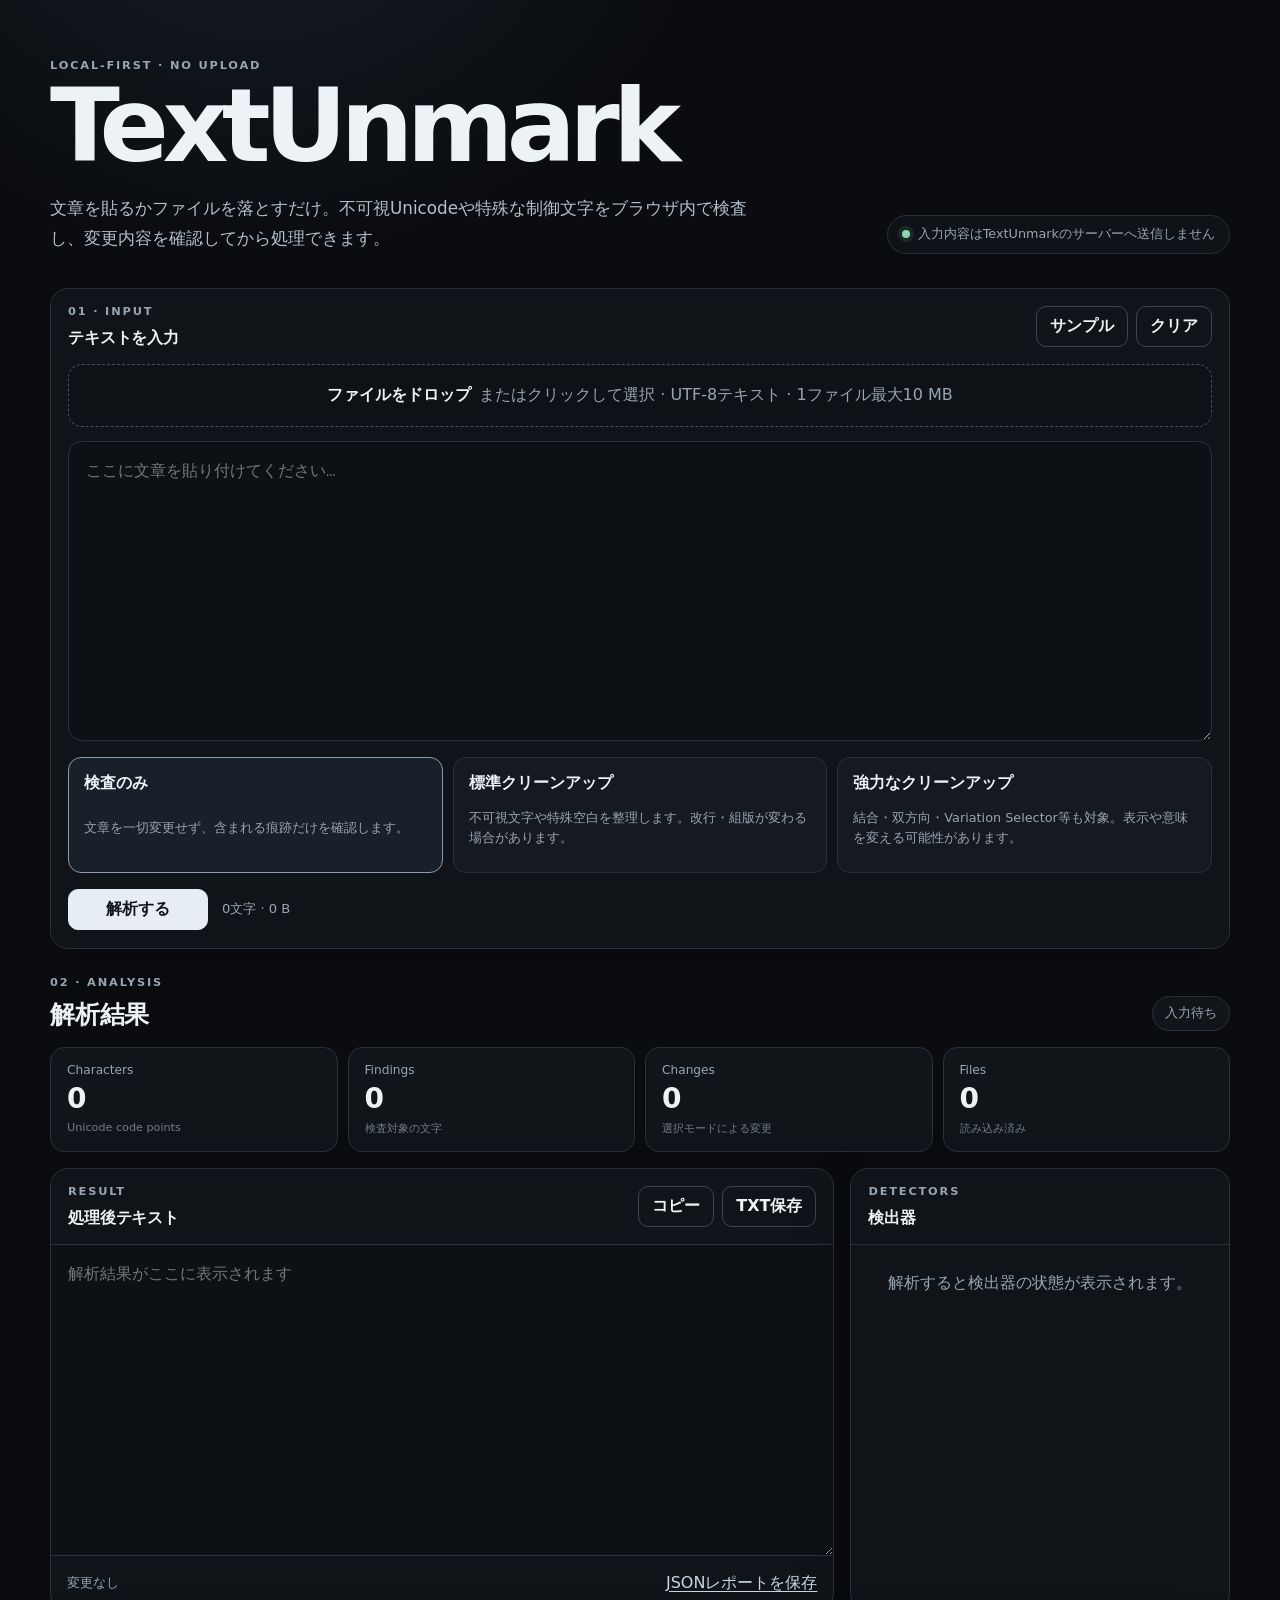
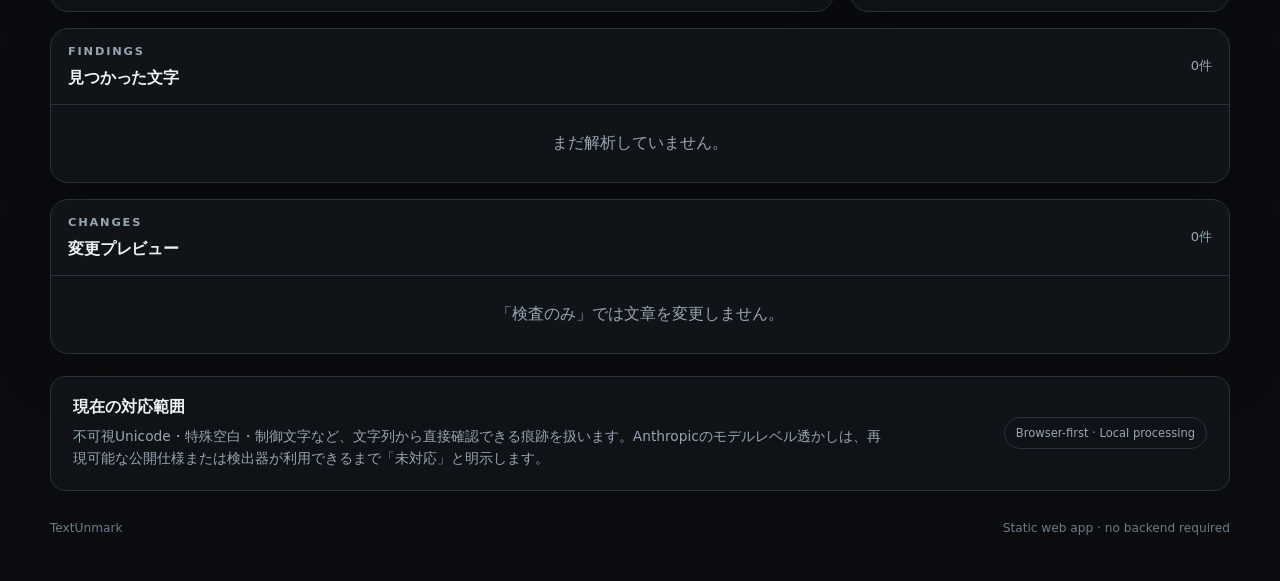
<file: index.html>
<!doctype html>
<html lang="ja">
<head>
  <meta charset="utf-8">
  <meta name="viewport" content="width=device-width,initial-scale=1">
  <meta http-equiv="refresh" content="0; url=./web/">
  <title>TextUnmark</title>
  <script>location.replace(new URL("./web/", location.href).href);</script>
</head>
<body>
  <p><a href="./web/">TextUnmark Webを開く</a></p>
</body>
</html>
</file>
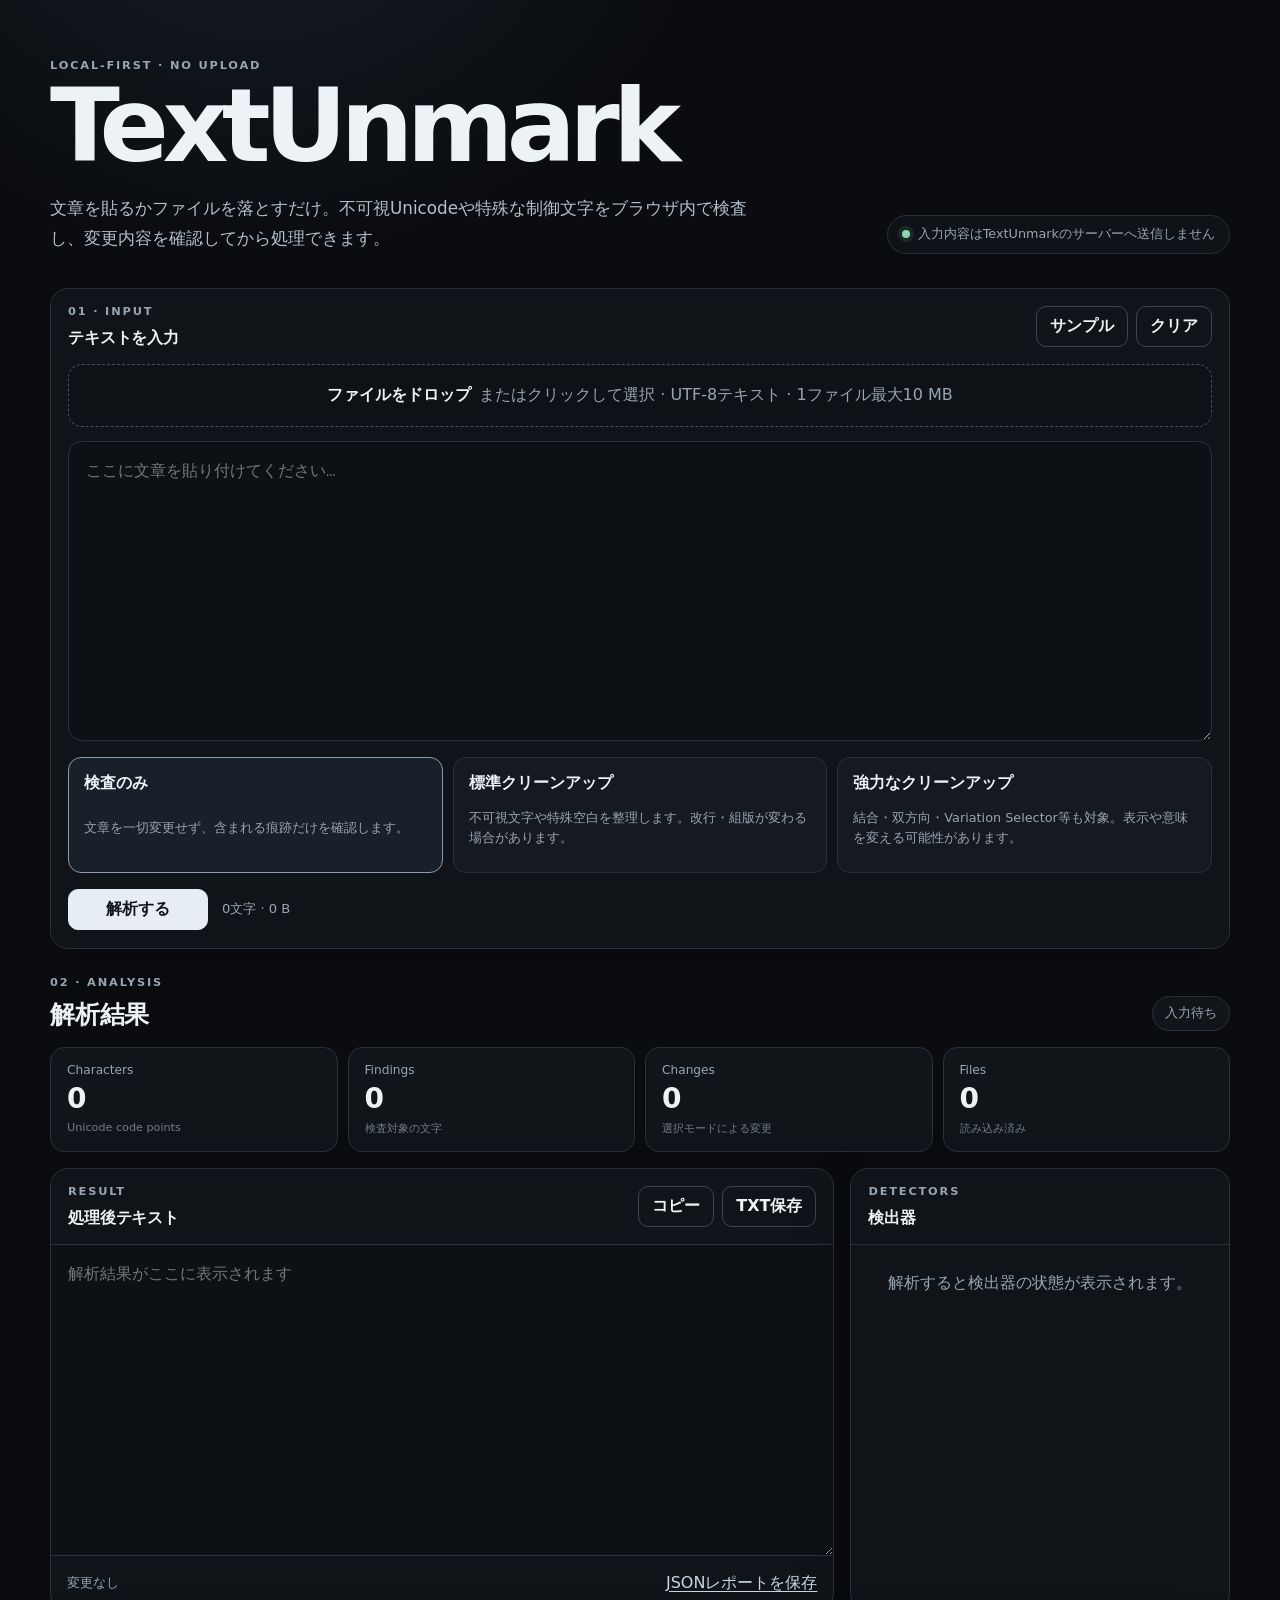
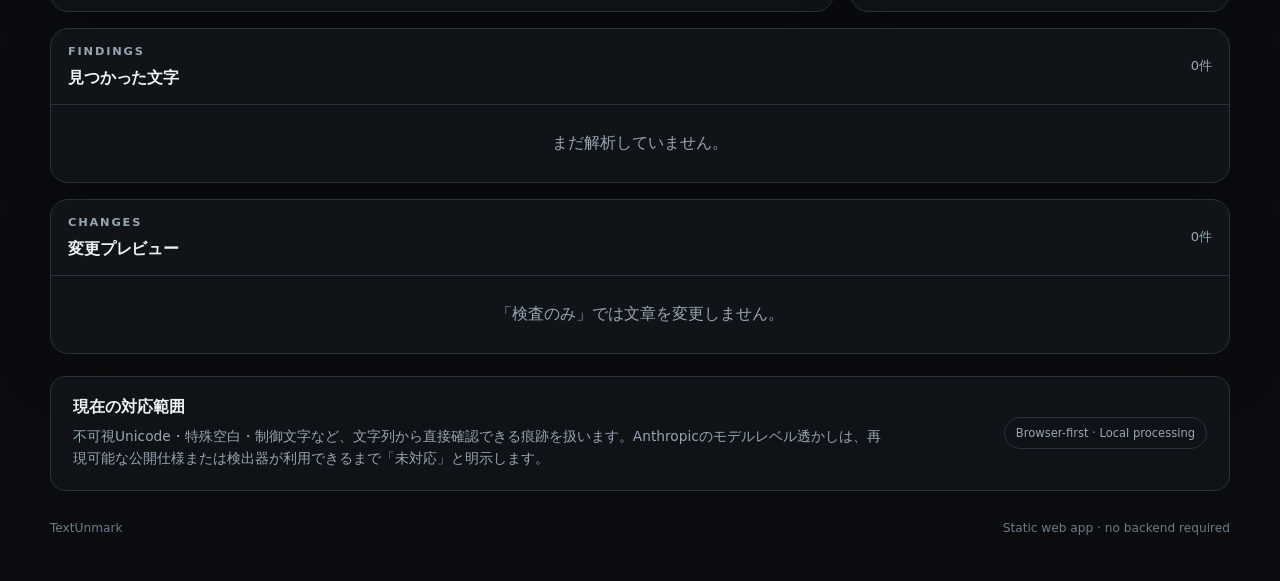
<file: web/index.html>
<!doctype html>
<html lang="ja">
<head>
  <meta charset="utf-8">
  <meta name="viewport" content="width=device-width,initial-scale=1">
  <meta name="description" content="TextUnmark — ブラウザ内だけで不可視Unicodeやテキスト上の機械可読痕跡を検査・可視化するローカルファーストツール">
  <meta name="color-scheme" content="dark light">
  <title>TextUnmark — local-first text inspection</title>
  <link rel="stylesheet" href="styles.css">
</head>
<body>
  <header class="shell hero">
    <div class="hero-copy">
      <p class="eyebrow">LOCAL-FIRST · NO UPLOAD</p>
      <h1>TextUnmark</h1>
      <p class="lede">文章を貼るかファイルを落とすだけ。不可視Unicodeや特殊な制御文字をブラウザ内で検査し、変更内容を確認してから処理できます。</p>
    </div>
    <div class="privacy-badge" aria-label="privacy">
      <span class="privacy-dot" aria-hidden="true"></span>
      入力内容はTextUnmarkのサーバーへ送信しません
    </div>
  </header>

  <main class="shell app-shell">
    <section class="workspace panel" aria-labelledby="workspaceTitle">
      <div class="panel-head workspace-head">
        <div>
          <p class="section-kicker">01 · INPUT</p>
          <h2 id="workspaceTitle">テキストを入力</h2>
        </div>
        <div class="head-actions">
          <button id="sampleBtn" class="button ghost" type="button">サンプル</button>
          <button id="clearBtn" class="button ghost" type="button">クリア</button>
        </div>
      </div>

      <div id="dropZone" class="drop-zone" tabindex="0" role="button" aria-describedby="dropHelp">
        <input id="fileInput" type="file" multiple hidden>
        <strong>ファイルをドロップ</strong>
        <span id="dropHelp">またはクリックして選択 · UTF-8テキスト · 1ファイル最大10 MB</span>
      </div>

      <textarea id="input" spellcheck="false" autocomplete="off" placeholder="ここに文章を貼り付けてください…" aria-label="検査するテキスト"></textarea>

      <div class="profile-row" role="radiogroup" aria-label="処理モード">
        <label class="profile-card selected">
          <input type="radio" name="profile" value="inspect" checked>
          <span class="profile-title">検査のみ</span>
          <span class="profile-description">文章を一切変更せず、含まれる痕跡だけを確認します。</span>
        </label>
        <label class="profile-card">
          <input type="radio" name="profile" value="standard">
          <span class="profile-title">標準クリーンアップ</span>
          <span class="profile-description">不可視文字や特殊空白を整理します。改行・組版が変わる場合があります。</span>
        </label>
        <label class="profile-card danger-card">
          <input type="radio" name="profile" value="aggressive">
          <span class="profile-title">強力なクリーンアップ</span>
          <span class="profile-description">結合・双方向・Variation Selector等も対象。表示や意味を変える可能性があります。</span>
        </label>
      </div>

      <div class="primary-actions">
        <button id="analyzeBtn" class="button primary" type="button">解析する</button>
        <span id="inputMeta" class="muted">0文字</span>
      </div>
    </section>

    <section id="resultsSection" class="results" aria-live="polite">
      <div class="section-heading">
        <div>
          <p class="section-kicker">02 · ANALYSIS</p>
          <h2>解析結果</h2>
        </div>
        <span id="status" class="status-pill">入力待ち</span>
      </div>

      <div class="metrics" aria-label="解析概要">
        <article class="metric-card"><span>Characters</span><strong id="charCount">0</strong><small>Unicode code points</small></article>
        <article class="metric-card"><span>Findings</span><strong id="findingCount">0</strong><small>検査対象の文字</small></article>
        <article class="metric-card"><span>Changes</span><strong id="changeCount">0</strong><small>選択モードによる変更</small></article>
        <article class="metric-card"><span>Files</span><strong id="fileCount">0</strong><small>読み込み済み</small></article>
      </div>

      <div class="result-grid">
        <article class="panel result-panel">
          <div class="panel-head">
            <div><p class="section-kicker">RESULT</p><h2>処理後テキスト</h2></div>
            <div class="head-actions">
              <button id="copyBtn" class="button ghost" type="button">コピー</button>
              <button id="downloadBtn" class="button ghost" type="button">TXT保存</button>
            </div>
          </div>
          <textarea id="output" readonly spellcheck="false" aria-label="処理後テキスト" placeholder="解析結果がここに表示されます"></textarea>
          <div class="result-footer">
            <span id="changedLabel" class="muted">変更なし</span>
            <button id="jsonBtn" class="text-button" type="button">JSONレポートを保存</button>
          </div>
        </article>

        <article class="panel detector-panel">
          <div class="panel-head"><div><p class="section-kicker">DETECTORS</p><h2>検出器</h2></div></div>
          <div id="detectorList" class="detector-list">
            <div class="empty-state">解析すると検出器の状態が表示されます。</div>
          </div>
        </article>
      </div>

      <article class="panel findings-panel">
        <div class="panel-head">
          <div><p class="section-kicker">FINDINGS</p><h2>見つかった文字</h2></div>
          <span id="findingSummary" class="muted">0件</span>
        </div>
        <div id="findingCards" class="finding-cards">
          <div class="empty-state">まだ解析していません。</div>
        </div>
      </article>

      <article class="panel changes-panel">
        <div class="panel-head">
          <div><p class="section-kicker">CHANGES</p><h2>変更プレビュー</h2></div>
          <span id="mutationSummary" class="muted">0件</span>
        </div>
        <div id="mutationList" class="mutation-list">
          <div class="empty-state">「検査のみ」では文章を変更しません。</div>
        </div>
      </article>

      <article id="filesPanel" class="panel files-panel" hidden>
        <div class="panel-head">
          <div><p class="section-kicker">FILES</p><h2>ファイル監査</h2></div>
          <button id="rescanFilesBtn" class="button ghost" type="button">再スキャン</button>
        </div>
        <div class="table-wrap">
          <table>
            <thead><tr><th>File</th><th>Size</th><th>Findings</th><th>Lines</th><th></th></tr></thead>
            <tbody id="filesBody"></tbody>
          </table>
        </div>
      </article>
    </section>

    <section class="scope-note">
      <div>
        <strong>現在の対応範囲</strong>
        <p>不可視Unicode・特殊空白・制御文字など、文字列から直接確認できる痕跡を扱います。Anthropicのモデルレベル透かしは、再現可能な公開仕様または検出器が利用できるまで「未対応」と明示します。</p>
      </div>
      <div class="scope-chip">Browser-first · Local processing</div>
    </section>
  </main>

  <footer class="shell footer">
    <span>TextUnmark</span>
    <span>Static web app · no backend required</span>
  </footer>

  <script type="module" src="app.mjs"></script>
</body>
</html>
</file>
<file: web/styles.css>
:root {
  color-scheme: dark;
  font-family: Inter, ui-sans-serif, system-ui, -apple-system, BlinkMacSystemFont, "Segoe UI", sans-serif;
  --bg: #0a0c0f;
  --panel: #11151a;
  --panel-2: #151a20;
  --panel-3: #1a2027;
  --line: #29313a;
  --line-strong: #3b4651;
  --text: #edf2f7;
  --muted: #98a5b2;
  --accent: #e6edf3;
  --accent-text: #101418;
  --success: #8dd6ad;
  --warning: #e7c27a;
  --danger: #efaaa6;
  --radius: 18px;
}

* { box-sizing: border-box; }
html { scroll-behavior: smooth; }
body { margin: 0; min-height: 100vh; background: radial-gradient(circle at 20% -10%, #18202a 0, transparent 30rem), var(--bg); color: var(--text); }
button, textarea, input { font: inherit; }
button { -webkit-tap-highlight-color: transparent; }
.shell { width: min(1180px, calc(100% - 32px)); margin-inline: auto; }

.hero { display: flex; justify-content: space-between; gap: 28px; align-items: end; padding: 58px 0 34px; }
.hero-copy { max-width: 760px; }
.eyebrow, .section-kicker { margin: 0 0 9px; color: var(--muted); font-size: .71rem; letter-spacing: .16em; font-weight: 750; text-transform: uppercase; }
h1 { margin: 0; font-size: clamp(3rem, 8vw, 6.4rem); line-height: .88; letter-spacing: -.065em; }
h2 { margin: 0; font-size: 1.02rem; letter-spacing: -.01em; }
.lede { margin: 22px 0 0; max-width: 700px; color: #b4bfca; font-size: 1.05rem; line-height: 1.8; }
.privacy-badge { display: inline-flex; align-items: center; gap: 8px; border: 1px solid var(--line); border-radius: 999px; padding: 10px 14px; color: var(--muted); font-size: .8rem; white-space: nowrap; background: rgba(17,21,26,.78); backdrop-filter: blur(10px); }
.privacy-dot { width: 8px; height: 8px; border-radius: 50%; background: var(--success); box-shadow: 0 0 0 4px rgba(141,214,173,.1); }

.app-shell { display: grid; gap: 22px; }
.panel { border: 1px solid var(--line); border-radius: var(--radius); background: rgba(17,21,26,.96); overflow: hidden; box-shadow: 0 18px 60px rgba(0,0,0,.16); }
.panel-head { min-height: 68px; display: flex; align-items: center; justify-content: space-between; gap: 16px; padding: 15px 17px; border-bottom: 1px solid var(--line); }
.workspace-head { border-bottom: 0; }
.head-actions { display: flex; gap: 8px; flex-wrap: wrap; }

.button { border: 1px solid var(--line-strong); border-radius: 10px; padding: 9px 13px; cursor: pointer; font-weight: 700; transition: transform .12s ease, background .12s ease, border-color .12s ease; }
.button:hover { transform: translateY(-1px); }
.button:focus-visible, .text-button:focus-visible, .drop-zone:focus-visible, .profile-card:has(input:focus-visible) { outline: 2px solid #dfe7ef; outline-offset: 3px; }
.button.primary { min-width: 140px; background: var(--accent); color: var(--accent-text); border-color: var(--accent); }
.button.ghost { background: transparent; color: var(--text); }
.button.ghost:hover { background: var(--panel-3); }
.text-button { border: 0; background: transparent; color: #cbd6e0; cursor: pointer; padding: 5px 0; text-decoration: underline; text-underline-offset: 3px; }

.drop-zone { margin: 0 17px 14px; padding: 20px; border: 1px dashed #44515e; border-radius: 14px; display: flex; justify-content: center; align-items: center; gap: 8px; flex-wrap: wrap; text-align: center; color: var(--muted); background: #0e1217; cursor: pointer; transition: border-color .15s ease, background .15s ease; }
.drop-zone strong { color: var(--text); }
.drop-zone.dragging { border-color: #d2dce5; background: #151b22; }

textarea { display: block; width: calc(100% - 34px); margin: 0 17px; min-height: 300px; resize: vertical; border: 1px solid var(--line); border-radius: 14px; outline: 0; background: #0d1116; color: var(--text); padding: 17px; line-height: 1.7; font-family: ui-monospace, SFMono-Regular, Menlo, Consolas, monospace; tab-size: 2; }
textarea:focus { border-color: #566574; box-shadow: 0 0 0 3px rgba(97,115,132,.12); }
#output { width: 100%; margin: 0; min-height: 310px; border: 0; border-radius: 0; }

.profile-row { display: grid; grid-template-columns: repeat(3, 1fr); gap: 10px; padding: 16px 17px 0; }
.profile-card { position: relative; display: grid; gap: 6px; min-height: 116px; padding: 15px; border: 1px solid var(--line); border-radius: 13px; background: var(--panel-2); cursor: pointer; transition: border-color .15s ease, background .15s ease; }
.profile-card:hover { border-color: var(--line-strong); }
.profile-card.selected { border-color: #8b9bab; background: #182029; }
.profile-card.danger-card.selected { border-color: #8e5e60; background: #21191b; }
.profile-card input { position: absolute; opacity: 0; pointer-events: none; }
.profile-title { font-weight: 760; }
.profile-description { color: var(--muted); font-size: .8rem; line-height: 1.55; }
.primary-actions { display: flex; align-items: center; gap: 14px; padding: 16px 17px 18px; }
.muted { color: var(--muted); font-size: .82rem; }

.results { display: grid; gap: 16px; }
.section-heading { display: flex; justify-content: space-between; gap: 16px; align-items: end; padding-top: 4px; }
.section-heading h2 { font-size: 1.55rem; }
.status-pill { border: 1px solid var(--line); border-radius: 999px; padding: 8px 12px; color: var(--muted); font-size: .8rem; background: var(--panel); }
.status-pill.success { color: var(--success); border-color: #355b46; }
.status-pill.warning { color: var(--warning); border-color: #625330; }
.status-pill.error { color: var(--danger); border-color: #6b3d40; }

.metrics { display: grid; grid-template-columns: repeat(4, 1fr); gap: 10px; }
.metric-card { border: 1px solid var(--line); border-radius: 14px; padding: 15px 16px; background: var(--panel); }
.metric-card span { display: block; color: var(--muted); font-size: .76rem; margin-bottom: 8px; }
.metric-card strong { display: block; font-size: 1.75rem; line-height: 1; }
.metric-card small { display: block; margin-top: 8px; color: #6f7d8a; font-size: .7rem; }

.result-grid { display: grid; grid-template-columns: minmax(0, 1.55fr) minmax(280px, .75fr); gap: 16px; }
.result-footer { display: flex; justify-content: space-between; gap: 14px; align-items: center; padding: 12px 16px; border-top: 1px solid var(--line); }
.detector-list { display: grid; gap: 0; }
.detector-item { padding: 16px; border-bottom: 1px solid var(--line); }
.detector-item:last-child { border-bottom: 0; }
.detector-head { display: flex; justify-content: space-between; align-items: center; gap: 10px; }
.detector-label { font-weight: 720; }
.detector-state { border-radius: 999px; padding: 4px 8px; background: var(--panel-3); color: var(--muted); font-size: .7rem; }
.detector-state.available { color: var(--success); }
.detector-item p { margin: 8px 0 0; color: var(--muted); line-height: 1.55; font-size: .8rem; }
.detector-metrics { display: flex; gap: 12px; flex-wrap: wrap; margin-top: 10px; font-size: .78rem; color: #c4ced7; }

.finding-cards, .mutation-list { display: grid; }
.finding-card, .mutation-item { display: grid; grid-template-columns: minmax(140px, .33fr) 1fr auto; gap: 16px; align-items: center; padding: 15px 17px; border-bottom: 1px solid var(--line); }
.finding-card:last-child, .mutation-item:last-child { border-bottom: 0; }
.finding-code { font-family: ui-monospace, SFMono-Regular, Menlo, Consolas, monospace; font-weight: 720; }
.finding-name { margin-top: 4px; color: var(--muted); font-size: .76rem; }
.finding-context { min-width: 0; font-family: ui-monospace, SFMono-Regular, Menlo, Consolas, monospace; font-size: .82rem; color: #bdc8d2; white-space: pre-wrap; overflow-wrap: anywhere; }
.finding-token { display: inline-block; margin-inline: 3px; padding: 2px 5px; border-radius: 5px; background: #463d26; color: #f0d59c; }
.finding-location { color: var(--muted); font-size: .76rem; white-space: nowrap; }
.mutation-action { font-weight: 720; }
.mutation-detail { color: var(--muted); font-size: .8rem; line-height: 1.5; }

.empty-state { padding: 28px 18px; color: var(--muted); text-align: center; }
.table-wrap { overflow: auto; }
table { width: 100%; border-collapse: collapse; font-size: .86rem; }
th, td { padding: 11px 13px; border-bottom: 1px solid var(--line); text-align: left; vertical-align: middle; }
th { color: var(--muted); font-size: .72rem; font-weight: 650; }
tbody tr:last-child td { border-bottom: 0; }
.file-open { padding: 6px 9px; }

.scope-note { display: flex; justify-content: space-between; gap: 24px; align-items: center; padding: 20px 22px; border: 1px solid var(--line); border-radius: 15px; background: #0f1318; color: var(--muted); }
.scope-note strong { color: var(--text); }
.scope-note p { margin: 7px 0 0; max-width: 820px; line-height: 1.65; font-size: .86rem; }
.scope-chip { white-space: nowrap; border: 1px solid var(--line); border-radius: 999px; padding: 8px 11px; font-size: .72rem; }
.footer { display: flex; justify-content: space-between; gap: 20px; color: #6f7b87; padding: 30px 0 46px; font-size: .76rem; }

@media (max-width: 900px) {
  .hero { flex-direction: column; align-items: flex-start; padding-top: 40px; }
  .privacy-badge { white-space: normal; }
  .profile-row { grid-template-columns: 1fr; }
  .profile-card { min-height: auto; }
  .result-grid { grid-template-columns: 1fr; }
  .metrics { grid-template-columns: repeat(2, 1fr); }
  .finding-card, .mutation-item { grid-template-columns: 1fr; gap: 8px; }
  .finding-location { white-space: normal; }
  .scope-note { align-items: flex-start; flex-direction: column; }
}

@media (max-width: 540px) {
  .shell { width: min(100% - 20px, 1180px); }
  .hero { padding-top: 30px; }
  .lede { font-size: .96rem; }
  .metrics { grid-template-columns: 1fr 1fr; }
  .metric-card { padding: 13px; }
  .metric-card strong { font-size: 1.45rem; }
  textarea { min-height: 250px; margin-inline: 10px; width: calc(100% - 20px); }
  #output { width: 100%; margin: 0; }
  .drop-zone { margin-inline: 10px; }
  .profile-row, .primary-actions { padding-inline: 10px; }
  .panel-head { padding-inline: 12px; }
  .primary-actions { align-items: stretch; flex-direction: column; }
  .button.primary { width: 100%; }
  .result-footer, .section-heading, .footer { align-items: flex-start; flex-direction: column; }
  .scope-chip { white-space: normal; }
}
</file>
